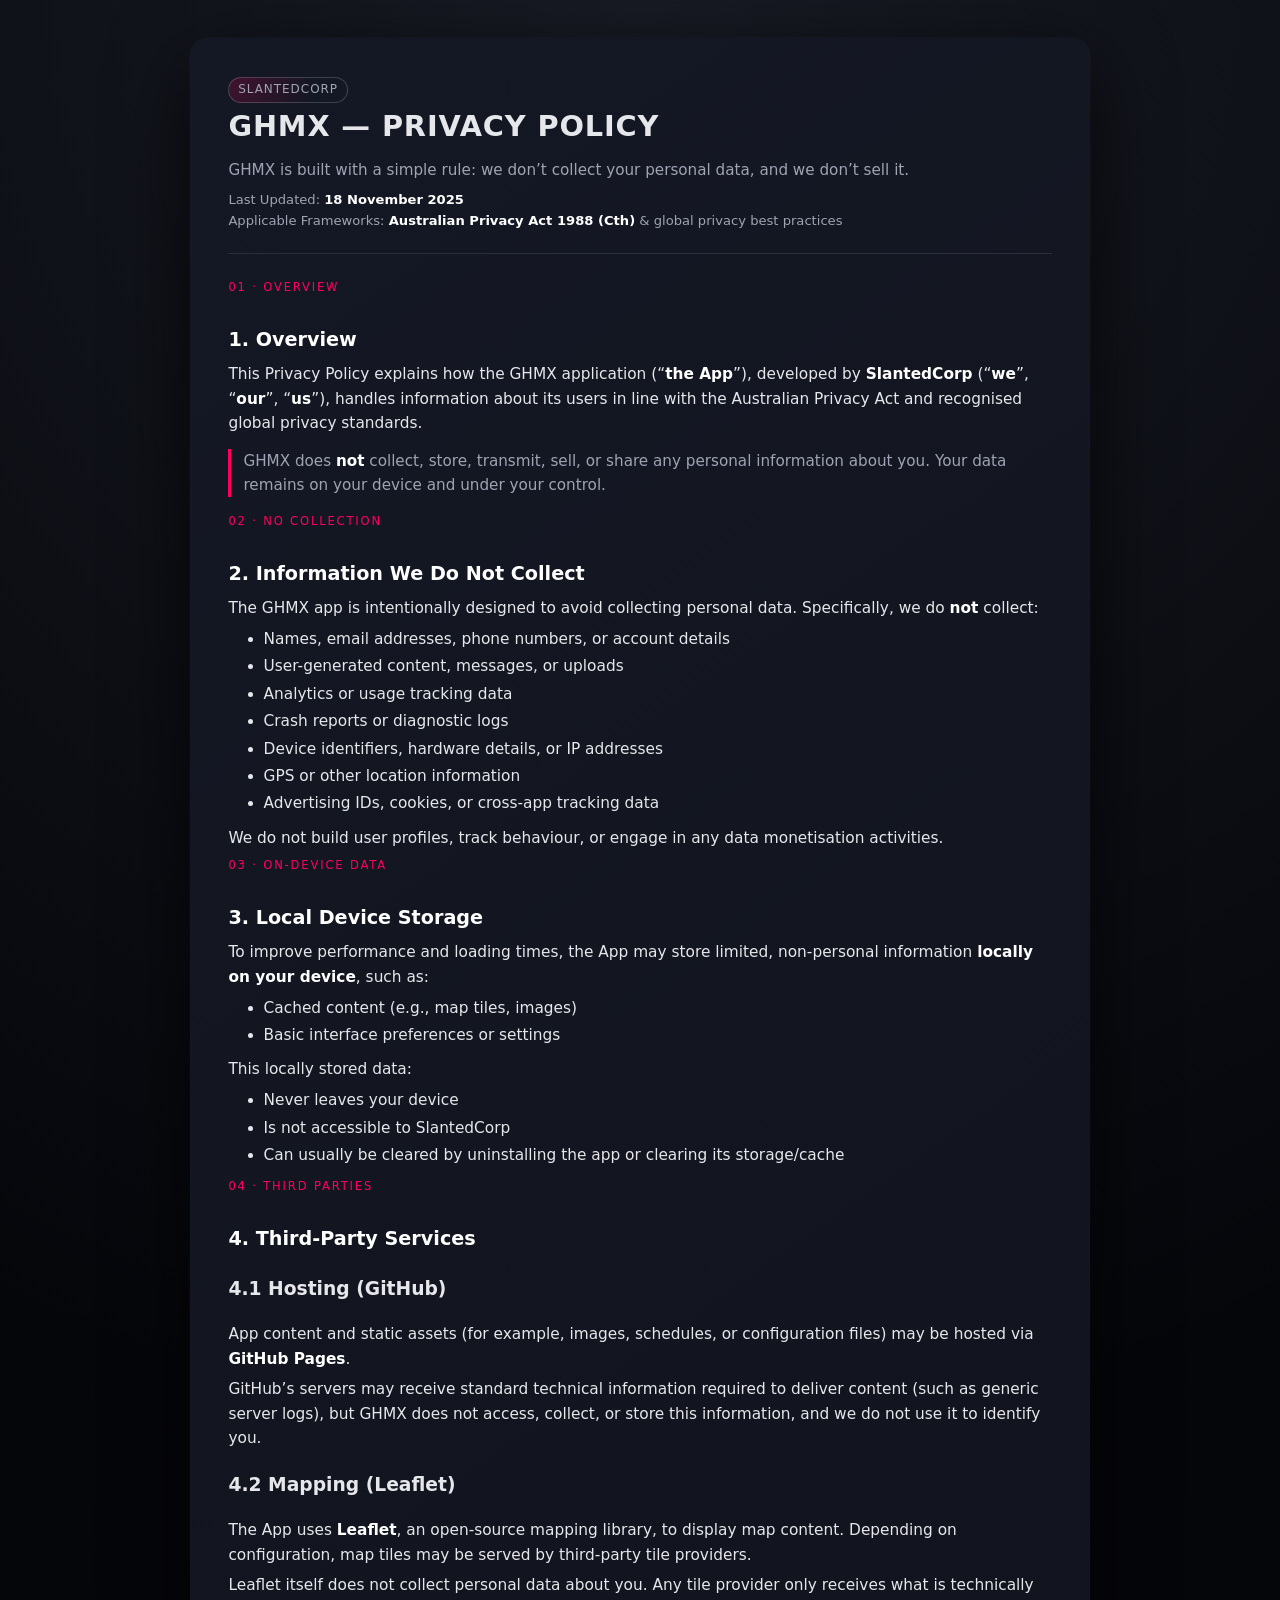
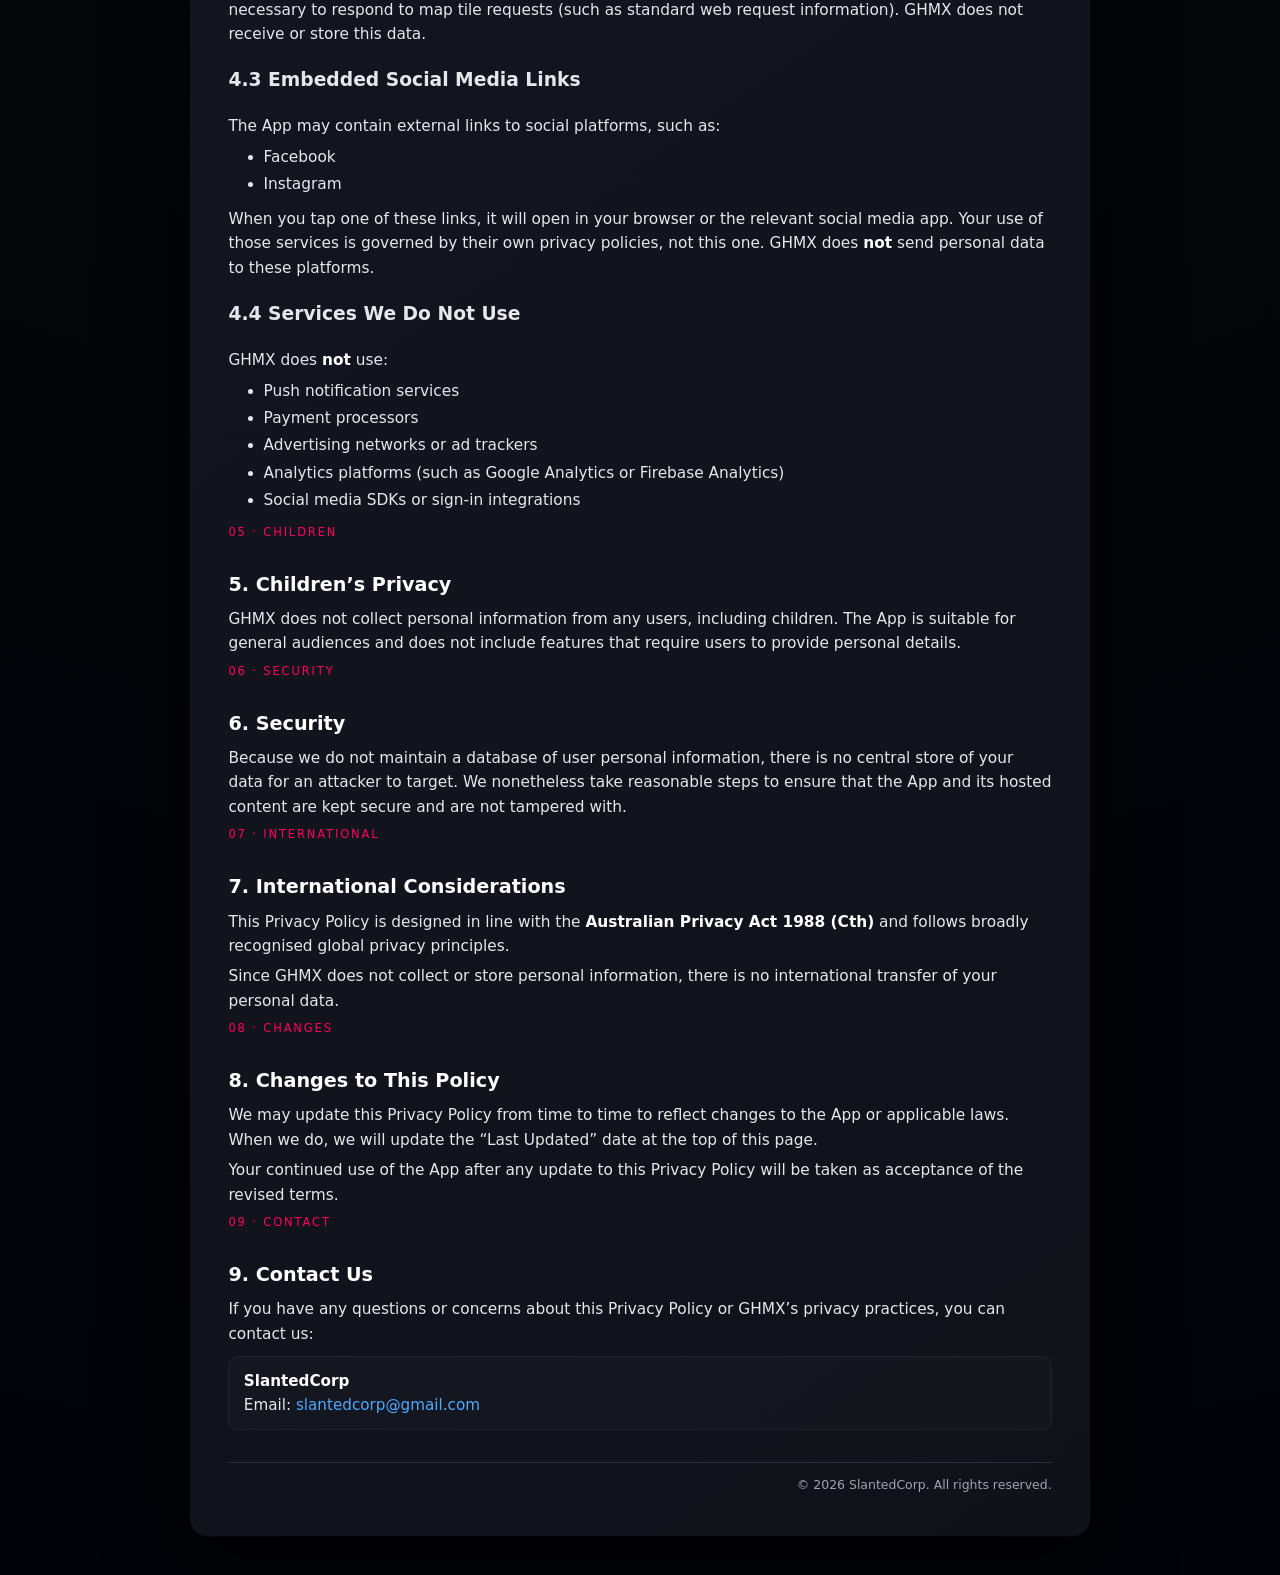
<file: privacy.html>
<!DOCTYPE html>
<html lang="en">
<head>
  <meta charset="UTF-8" />
  <title>GHMX – Privacy Policy</title>
  <meta name="viewport" content="width=device-width, initial-scale=1.0" />
  <meta name="description" content="Privacy Policy for the GHMX app by SlantedCorp." />
  <style>
    :root {
      --bg: #0f1115;
      --panel: #181b24;
      --accent: #ff005c;
      --text: #e6e7ea;
      --muted: #9fa3b3;
      --border: #2a2e3a;
      --link: #4ea8ff;
      --max-width: 900px;
    }

    * {
      box-sizing: border-box;
    }

    body {
      margin: 0;
      font-family: system-ui, -apple-system, BlinkMacSystemFont, "Segoe UI",
        Roboto, sans-serif;
      background: radial-gradient(circle at top, #181b24 0, #05060a 45%, #020308 100%);
      color: var(--text);
      line-height: 1.6;
      padding: 1.2rem;
      display: flex;
      justify-content: center;
    }

    .page {
      width: 100%;
      max-width: var(--max-width);
      background: linear-gradient(145deg, #141824, #10121a);
      border-radius: 18px;
      box-shadow:
        0 24px 80px rgba(0, 0, 0, 0.7),
        0 0 0 1px rgba(255, 255, 255, 0.02);
      padding: 1.5rem 1.2rem 2rem;
    }

    @media (min-width: 768px) {
      .page {
        padding: 2.3rem 2.4rem 2.6rem;
        margin-top: 1.2rem;
        margin-bottom: 1.2rem;
      }
    }

    header {
      border-bottom: 1px solid var(--border);
      padding-bottom: 1rem;
      margin-bottom: 1.5rem;
    }

    .app-name {
      display: inline-flex;
      align-items: baseline;
      gap: 0.4rem;
    }

    .app-name span {
      display: inline-block;
    }

    h1 {
      font-size: 1.8rem;
      margin: 0;
      letter-spacing: 0.03em;
      text-transform: uppercase;
    }

    .badge {
      font-size: 0.75rem;
      padding: 0.15rem 0.55rem;
      border-radius: 999px;
      border: 1px solid rgba(255, 255, 255, 0.18);
      background: radial-gradient(circle at top left, #ff005c33, transparent 70%);
      color: var(--muted);
      text-transform: uppercase;
      letter-spacing: 0.08em;
    }

    .subtitle {
      margin-top: 0.6rem;
      font-size: 0.95rem;
      color: var(--muted);
    }

    .meta {
      margin-top: 0.4rem;
      font-size: 0.82rem;
      color: var(--muted);
    }

    h2 {
      font-size: 1.2rem;
      margin-top: 1.8rem;
      margin-bottom: 0.4rem;
      color: #ffffff;
    }

    p {
      margin-top: 0.35rem;
      margin-bottom: 0.35rem;
      font-size: 0.96rem;
    }

    ul {
      margin: 0.4rem 0 0.6rem 1.2rem;
      padding-left: 1rem;
      font-size: 0.96rem;
    }

    li {
      margin: 0.18rem 0;
    }

    strong {
      color: #ffffff;
    }

    a {
      color: var(--link);
      text-decoration: none;
    }

    a:hover,
    a:focus {
      text-decoration: underline;
    }

    .highlight {
      border-left: 3px solid var(--accent);
      padding-left: 0.75rem;
      margin-top: 0.8rem;
      margin-bottom: 0.9rem;
      color: var(--muted);
      font-size: 0.95rem;
    }

    .section-tag {
      text-transform: uppercase;
      font-size: 0.72rem;
      letter-spacing: 0.16em;
      color: var(--accent);
      margin-bottom: 0.1rem;
    }

    .contact-block {
      margin-top: 0.6rem;
      padding: 0.75rem 0.9rem;
      border-radius: 10px;
      background: rgba(255, 255, 255, 0.02);
      border: 1px solid rgba(255, 255, 255, 0.05);
      font-size: 0.95rem;
    }

    footer {
      margin-top: 2rem;
      font-size: 0.78rem;
      color: var(--muted);
      border-top: 1px solid var(--border);
      padding-top: 0.7rem;
      text-align: right;
    }
  </style>
</head>
<body>
  <main class="page">
    <header>
      <div class="app-name">
        <span class="badge">SlantedCorp</span>
      </div>
      <h1>GHMX &mdash; Privacy Policy</h1>
      <p class="subtitle">
        GHMX is built with a simple rule: we don’t collect your personal data, and we don’t sell it.
      </p>
      <p class="meta">
        Last Updated: <strong>18 November 2025</strong><br />
        Applicable Frameworks: <strong>Australian Privacy Act 1988 (Cth)</strong> &amp; global privacy best practices
      </p>
    </header>

    <section>
      <div class="section-tag">01 · Overview</div>
      <h2>1. Overview</h2>
      <p>
        This Privacy Policy explains how the GHMX application (“<strong>the App</strong>”), developed by
        <strong>SlantedCorp</strong> (“<strong>we</strong>”, “<strong>our</strong>”, “<strong>us</strong>”),
        handles information about its users in line with the Australian Privacy Act and recognised global privacy standards.
      </p>
      <div class="highlight">
        GHMX does <strong>not</strong> collect, store, transmit, sell, or share any personal information about you.
        Your data remains on your device and under your control.
      </div>
    </section>

    <section>
      <div class="section-tag">02 · No collection</div>
      <h2>2. Information We Do Not Collect</h2>
      <p>The GHMX app is intentionally designed to avoid collecting personal data. Specifically, we do <strong>not</strong> collect:</p>
      <ul>
        <li>Names, email addresses, phone numbers, or account details</li>
        <li>User-generated content, messages, or uploads</li>
        <li>Analytics or usage tracking data</li>
        <li>Crash reports or diagnostic logs</li>
        <li>Device identifiers, hardware details, or IP addresses</li>
        <li>GPS or other location information</li>
        <li>Advertising IDs, cookies, or cross-app tracking data</li>
      </ul>
      <p>
        We do not build user profiles, track behaviour, or engage in any data monetisation activities.
      </p>
    </section>

    <section>
      <div class="section-tag">03 · On-device data</div>
      <h2>3. Local Device Storage</h2>
      <p>
        To improve performance and loading times, the App may store limited, non-personal information
        <strong>locally on your device</strong>, such as:
      </p>
      <ul>
        <li>Cached content (e.g., map tiles, images)</li>
        <li>Basic interface preferences or settings</li>
      </ul>
      <p>
        This locally stored data:
      </p>
      <ul>
        <li>Never leaves your device</li>
        <li>Is not accessible to SlantedCorp</li>
        <li>Can usually be cleared by uninstalling the app or clearing its storage/cache</li>
      </ul>
    </section>

    <section>
      <div class="section-tag">04 · Third parties</div>
      <h2>4. Third-Party Services</h2>

      <h3>4.1 Hosting (GitHub)</h3>
      <p>
        App content and static assets (for example, images, schedules, or configuration files) may be hosted via
        <strong>GitHub Pages</strong>.
      </p>
      <p>
        GitHub’s servers may receive standard technical information required to deliver content (such as generic server logs),
        but GHMX does not access, collect, or store this information, and we do not use it to identify you.
      </p>

      <h3>4.2 Mapping (Leaflet)</h3>
      <p>
        The App uses <strong>Leaflet</strong>, an open-source mapping library, to display map content.
        Depending on configuration, map tiles may be served by third-party tile providers.
      </p>
      <p>
        Leaflet itself does not collect personal data about you. Any tile provider only receives what is technically necessary
        to respond to map tile requests (such as standard web request information). GHMX does not receive or store this data.
      </p>

      <h3>4.3 Embedded Social Media Links</h3>
      <p>
        The App may contain external links to social platforms, such as:
      </p>
      <ul>
        <li>Facebook</li>
        <li>Instagram</li>
      </ul>
      <p>
        When you tap one of these links, it will open in your browser or the relevant social media app. Your use of those
        services is governed by their own privacy policies, not this one. GHMX does <strong>not</strong> send personal data to
        these platforms.
      </p>

      <h3>4.4 Services We Do Not Use</h3>
      <p>GHMX does <strong>not</strong> use:</p>
      <ul>
        <li>Push notification services</li>
        <li>Payment processors</li>
        <li>Advertising networks or ad trackers</li>
        <li>Analytics platforms (such as Google Analytics or Firebase Analytics)</li>
        <li>Social media SDKs or sign-in integrations</li>
      </ul>
    </section>

    <section>
      <div class="section-tag">05 · Children</div>
      <h2>5. Children’s Privacy</h2>
      <p>
        GHMX does not collect personal information from any users, including children. The App is suitable for general
        audiences and does not include features that require users to provide personal details.
      </p>
    </section>

    <section>
      <div class="section-tag">06 · Security</div>
      <h2>6. Security</h2>
      <p>
        Because we do not maintain a database of user personal information, there is no central store of your data for an
        attacker to target. We nonetheless take reasonable steps to ensure that the App and its hosted content are kept
        secure and are not tampered with.
      </p>
    </section>

    <section>
      <div class="section-tag">07 · International</div>
      <h2>7. International Considerations</h2>
      <p>
        This Privacy Policy is designed in line with the <strong>Australian Privacy Act 1988 (Cth)</strong> and follows
        broadly recognised global privacy principles.
      </p>
      <p>
        Since GHMX does not collect or store personal information, there is no international transfer of your personal data.
      </p>
    </section>

    <section>
      <div class="section-tag">08 · Changes</div>
      <h2>8. Changes to This Policy</h2>
      <p>
        We may update this Privacy Policy from time to time to reflect changes to the App or applicable laws.
        When we do, we will update the “Last Updated” date at the top of this page.
      </p>
      <p>
        Your continued use of the App after any update to this Privacy Policy will be taken as acceptance of the revised terms.
      </p>
    </section>

    <section>
      <div class="section-tag">09 · Contact</div>
      <h2>9. Contact Us</h2>
      <p>If you have any questions or concerns about this Privacy Policy or GHMX’s privacy practices, you can contact us:</p>
      <div class="contact-block">
        <strong>SlantedCorp</strong><br />
        Email: <a href="mailto:slantedcorp@gmail.com">slantedcorp@gmail.com</a>
      </div>
    </section>

    <footer>
      &copy; <span id="year"></span> SlantedCorp. All rights reserved.
    </footer>
  </main>

  <script>
    // Set current year in footer
    document.getElementById("year").textContent = new Date().getFullYear();
  </script>
</body>
</html>
</file>
